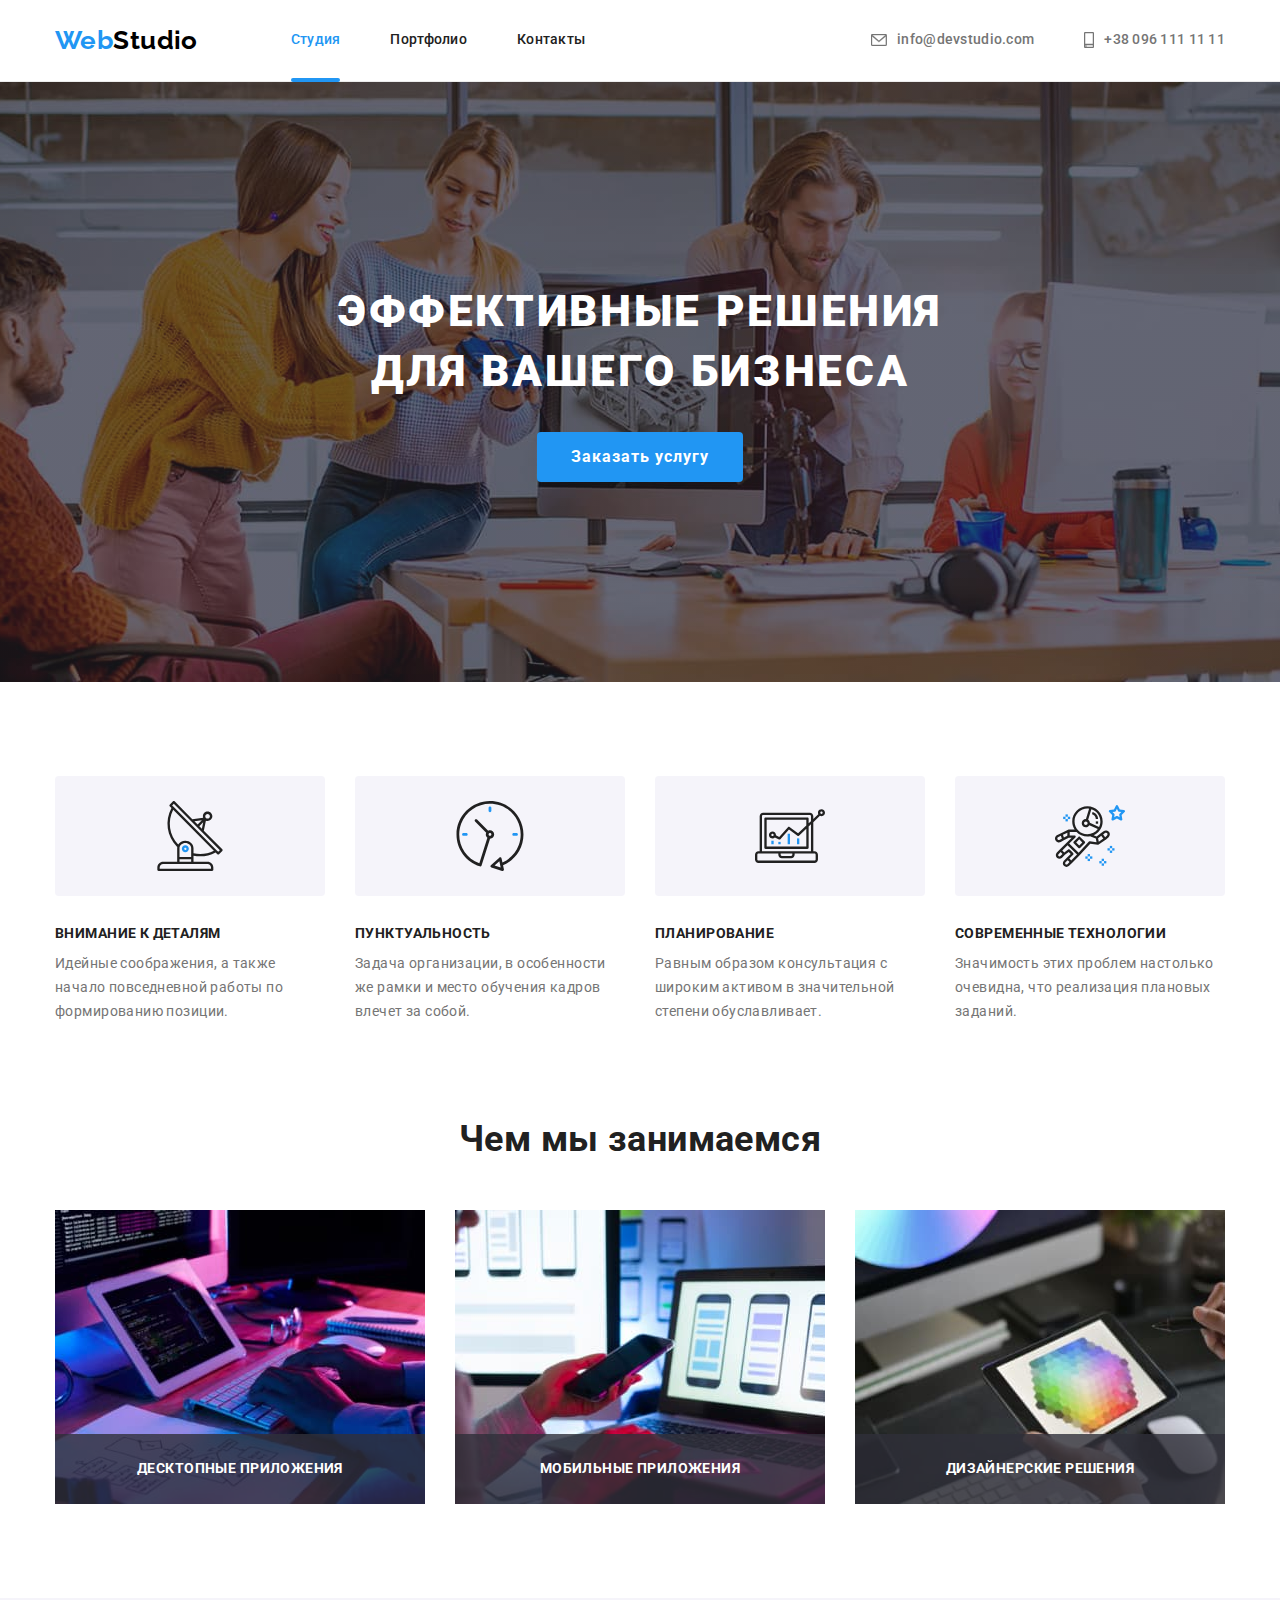
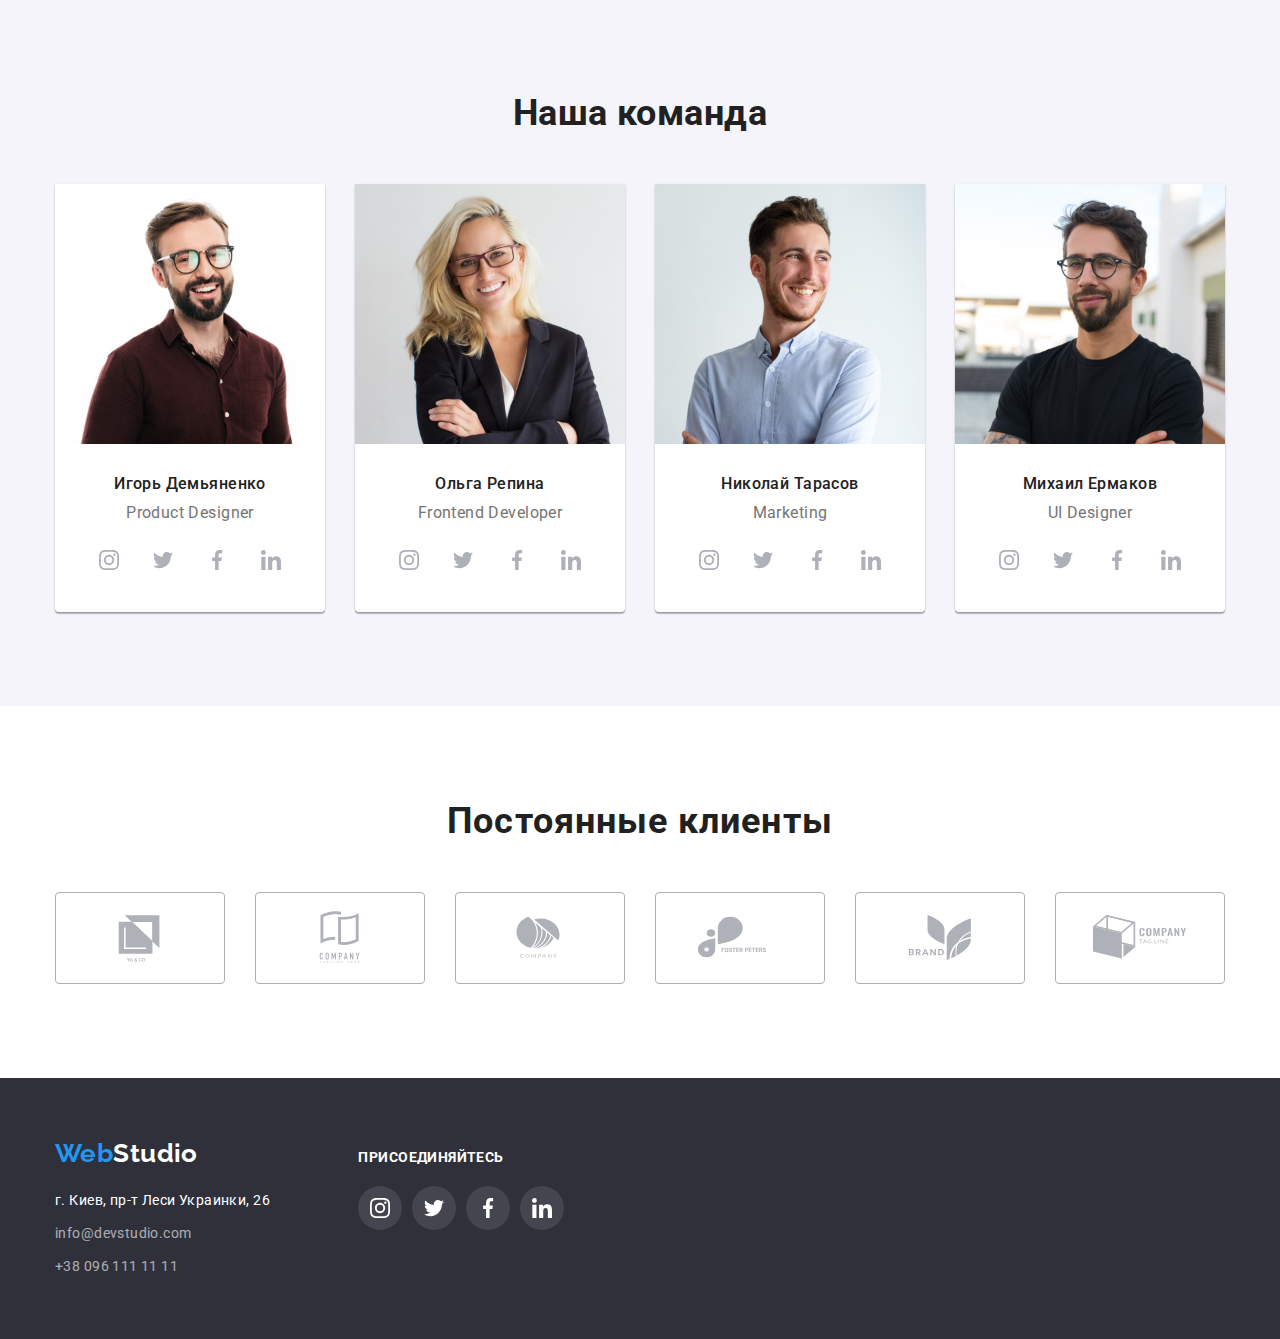
<file: index.html>
<!DOCTYPE html>
<html lang="ru">
  <head>
    <meta charset="UTF-8" />
    <meta http-equiv="X-UA-Compatible" content="IE=edge" />
    <meta name="viewport" content="width=device-width, initial-scale=1.0" />
    <title>WebStudio</title>
    <link
      rel="stylesheet"
      href="https://cdnjs.cloudflare.com/ajax/libs/modern-normalize/1.0.0/modern-normalize.min.css"
    />
    <link rel="preconnect" href="https://fonts.gstatic.com" />
    <link
      href="https://fonts.googleapis.com/css2?family=Raleway:wght@700&family=Roboto:wght@400;500;700;900&display=swap"
      rel="stylesheet"
    />
    <link rel="stylesheet" href="./css/styles.css" />
  </head>
  <body>
    <header class="header">
      <div class="container">
        <nav class="nav">
          <a class="header-logo link" href="./index.html"><span class="logo-color header">Web</span>Studio</a>
          <ul class="nav-menu">
            <li class="menu-item"><a class="link current" href="./index.html">Студия</a></li>
            <li class="menu-item"><a class="link" href="./portfolio.html">Портфолио</a></li>
            <li class="menu-item"><a class="link" href="">Контакты</a></li>
          </ul>
        </nav>

        <ul class="contact-menu">
          <li class="menu-item">
            <a class="link contact-link" href="mailto:info@devstudio.com">
              <svg class="contact-icons-svg" width="16" height="12">
                <use href="./images/icons/sprite.svg#icon-mail"></use>
              </svg>
              info@devstudio.com
            </a>
          </li>
          <li class="menu-item">
            <a class="link contact-link" href="tel:+380961111111">
              <svg class="contact-icons-svg" width="10" height="16">
                <use href="./images/icons/sprite.svg#icon-phone"></use>
              </svg>
              +38 096 111 11 11
            </a>
          </li>
        </ul>
      </div>
    </header>

    <main class="main">
      <section class="hero">
        <div class="container">
          <h1 class="hero-title">Эффективные решения<br />для вашего бизнеса</h1>
          <button class="hero-btn" type="button" data-modal-open>Заказать услугу</button>
        </div>

        <div class="backdrop is-hidden" data-modal>
          <div class="modal">
            <button class="modal-button" type="button" data-modal-close>
              <svg class="modal-button-svg">
                <use href="./images/icons/sprite.svg#icon-close"></use>
              </svg>
            </button>
          </div>
        </div>
      </section>

      <section class="features section">
        <div class="container">
          <h2 class="visually-hidden">Особенности</h2>
          <ul class="list">
            <li class="item features-item">
              <h3 class="features-subtitle">Внимание к деталям</h3>
              <p class="features-text">
                Идейные соображения, а также начало повседневной работы по формированию позиции.
              </p>
            </li>
            <li class="item features-item">
              <h3 class="features-subtitle">Пунктуальность</h3>
              <p class="features-text">
                Задача организации, в особенности же рамки и место обучения кадров влечет за собой.
              </p>
            </li>
            <li class="item features-item">
              <h3 class="features-subtitle">Планирование</h3>
              <p class="features-text">
                Равным образом консультация с широким активом в значительной степени обуславливает.
              </p>
            </li>
            <li class="item features-item">
              <h3 class="features-subtitle">Современные технологии</h3>
              <p class="features-text">Значимость этих проблем настолько очевидна, что реализация плановых заданий.</p>
            </li>
          </ul>
        </div>
      </section>

      <section class="working section">
        <div class="container">
          <h2 class="working-title">Чем мы занимаемся</h2>
          <ul class="list">
            <li class="item working-item">
              <div class="working-thumb">
                <img src="./images/studio/working-1.jpg" width="370" alt="десктопные приложения" />
                <div class="working-thumb-text">
                  <p class="working-text">Десктопные приложения</p>
                </div>
              </div>
            </li>
            <li class="item working-item">
              <div class="working-thumb">
                <img src="./images/studio/working-2.jpg" width="370" alt="мобильные приложения" />
                <div class="working-thumb-text">
                  <p class="working-text">Мобильные приложения</p>
                </div>
              </div>
            </li>
            <li class="item working-item">
              <div class="working-thumb">
                <img src="./images/studio/working-3.jpg" width="370" alt="дизайнерские решения" />
                <div class="working-thumb-text">
                  <p class="working-text">Дизайнерские решения</p>
                </div>
              </div>
            </li>
          </ul>
        </div>
      </section>

      <section class="team section">
        <div class="container">
          <h2 class="team-title">Наша команда</h2>
          <ul class="list">
            <li class="item team-item">
              <img src="./images/studio/igor-demyanenko.jpg" width="270" alt="Игорь Демьяненко" />
              <div class="team-cards">
                <h3 class="team-subtitle">Игорь Демьяненко</h3>
                <p class="team-text" lang="en">Product Designer</p>
                <ul class="social-icons">
                  <li class="social-icons-item">
                    <a href="" class="social-icons-link" target="_blank" rel="noopener noreferrer">
                      <svg class="social-icons-svg">
                        <use href="./images/icons/sprite.svg#icon-instagram"></use>
                      </svg>
                    </a>
                  </li>
                  <li class="social-icons-item">
                    <a href="" class="social-icons-link" target="_blank" rel="noopener noreferrer">
                      <svg class="social-icons-svg">
                        <use href="./images/icons/sprite.svg#icon-twitter"></use>
                      </svg>
                    </a>
                  </li>
                  <li class="social-icons-item">
                    <a href="" class="social-icons-link" target="_blank" rel="noopener noreferrer">
                      <svg class="social-icons-svg">
                        <use href="./images/icons/sprite.svg#icon-facebook"></use>
                      </svg>
                    </a>
                  </li>
                  <li class="social-icons-item">
                    <a href="" class="social-icons-link" target="_blank" rel="noopener noreferrer">
                      <svg class="social-icons-svg">
                        <use href="./images/icons/sprite.svg#icon-linkedin"></use>
                      </svg>
                    </a>
                  </li>
                </ul>
              </div>
            </li>
            <li class="item team-item">
              <img src="./images/studio/olga-repina.jpg" width="270" alt="Ольга Репина" />
              <div class="team-cards">
                <h3 class="team-subtitle">Ольга Репина</h3>
                <p class="team-text" lang="en">Frontend Developer</p>
                <ul class="social-icons">
                  <li class="social-icons-item">
                    <a href="" class="social-icons-link" target="_blank" rel="noopener noreferrer">
                      <svg class="social-icons-svg">
                        <use href="./images/icons/sprite.svg#icon-instagram"></use>
                      </svg>
                    </a>
                  </li>
                  <li class="social-icons-item">
                    <a href="" class="social-icons-link" target="_blank" rel="noopener noreferrer">
                      <svg class="social-icons-svg">
                        <use href="./images/icons/sprite.svg#icon-twitter"></use>
                      </svg>
                    </a>
                  </li>
                  <li class="social-icons-item">
                    <a href="" class="social-icons-link" target="_blank" rel="noopener noreferrer">
                      <svg class="social-icons-svg">
                        <use href="./images/icons/sprite.svg#icon-facebook"></use>
                      </svg>
                    </a>
                  </li>
                  <li class="social-icons-item">
                    <a href="" class="social-icons-link" target="_blank" rel="noopener noreferrer">
                      <svg class="social-icons-svg">
                        <use href="./images/icons/sprite.svg#icon-linkedin"></use>
                      </svg>
                    </a>
                  </li>
                </ul>
              </div>
            </li>
            <li class="item team-item">
              <img src="./images/studio/nikolay-tarasov.jpg" width="270" alt="Николай Тарасов" />
              <div class="team-cards">
                <h3 class="team-subtitle">Николай Тарасов</h3>
                <p class="team-text" lang="en">Marketing</p>
                <ul class="social-icons">
                  <li class="social-icons-item">
                    <a href="" class="social-icons-link" target="_blank" rel="noopener noreferrer">
                      <svg class="social-icons-svg">
                        <use href="./images/icons/sprite.svg#icon-instagram"></use>
                      </svg>
                    </a>
                  </li>
                  <li class="social-icons-item">
                    <a href="" class="social-icons-link" target="_blank" rel="noopener noreferrer">
                      <svg class="social-icons-svg">
                        <use href="./images/icons/sprite.svg#icon-twitter"></use>
                      </svg>
                    </a>
                  </li>
                  <li class="social-icons-item">
                    <a href="" class="social-icons-link" target="_blank" rel="noopener noreferrer">
                      <svg class="social-icons-svg">
                        <use href="./images/icons/sprite.svg#icon-facebook"></use>
                      </svg>
                    </a>
                  </li>
                  <li class="social-icons-item">
                    <a href="" class="social-icons-link" target="_blank" rel="noopener noreferrer">
                      <svg class="social-icons-svg">
                        <use href="./images/icons/sprite.svg#icon-linkedin"></use>
                      </svg>
                    </a>
                  </li>
                </ul>
              </div>
            </li>
            <li class="item team-item">
              <img src="./images/studio/mikhail-yermakov.jpg" width="270" alt="Михаил Ермаков" />
              <div class="team-cards">
                <h3 class="team-subtitle">Михаил Ермаков</h3>
                <p class="team-text" lang="en">UI Designer</p>
                <ul class="social-icons">
                  <li class="social-icons-item">
                    <a href="" class="social-icons-link" target="_blank" rel="noopener noreferrer">
                      <svg class="social-icons-svg">
                        <use href="./images/icons/sprite.svg#icon-instagram"></use>
                      </svg>
                    </a>
                  </li>
                  <li class="social-icons-item">
                    <a href="" class="social-icons-link" target="_blank" rel="noopener noreferrer">
                      <svg class="social-icons-svg">
                        <use href="./images/icons/sprite.svg#icon-twitter"></use>
                      </svg>
                    </a>
                  </li>
                  <li class="social-icons-item">
                    <a href="" class="social-icons-link" target="_blank" rel="noopener noreferrer">
                      <svg class="social-icons-svg">
                        <use href="./images/icons/sprite.svg#icon-facebook"></use>
                      </svg>
                    </a>
                  </li>
                  <li class="social-icons-item">
                    <a href="" class="social-icons-link" target="_blank" rel="noopener noreferrer">
                      <svg class="social-icons-svg">
                        <use href="./images/icons/sprite.svg#icon-linkedin"></use>
                      </svg>
                    </a>
                  </li>
                </ul>
              </div>
            </li>
          </ul>
        </div>
      </section>

      <section class="client section">
        <div class="container">
          <h2 class="client-title">Постоянные клиенты</h2>
          <ul class="client-icons">
            <li class="client-icons-item">
              <a href="" class="client-icons-link">
                <svg class="client-icons-svg">
                  <use href="./images/icons/sprite.svg#icon-yaco"></use>
                </svg>
              </a>
            </li>
            <li class="client-icons-item">
              <a href="" class="client-icons-link">
                <svg class="client-icons-svg">
                  <use href="./images/icons/sprite.svg#icon-tegline-here"></use>
                </svg>
              </a>
            </li>
            <li class="client-icons-item">
              <a href="" class="client-icons-link">
                <svg class="client-icons-svg">
                  <use href="./images/icons/sprite.svg#icon-company"></use>
                </svg>
              </a>
            </li>
            <li class="client-icons-item">
              <a href="" class="client-icons-link">
                <svg class="client-icons-svg">
                  <use href="./images/icons/sprite.svg#icon-foster"></use>
                </svg>
              </a>
            </li>
            <li class="client-icons-item">
              <a href="" class="client-icons-link">
                <svg class="client-icons-svg">
                  <use href="./images/icons/sprite.svg#icon-brend"></use>
                </svg>
              </a>
            </li>
            <li class="client-icons-item">
              <a href="" class="client-icons-link">
                <svg class="client-icons-svg">
                  <use href="./images/icons/sprite.svg#icon-teg-line"></use>
                </svg>
              </a>
            </li>
          </ul>
        </div>
      </section>
    </main>

    <footer class="footer">
      <div class="container">
        <div class="footer-contact-block">
          <a class="footer-logo link" href="./index.html"><span class="logo-color footer">Web</span>Studio</a>
          <address>
            <ul class="footer-contacts">
              <li class="contacts-item">
                <a class="link" href="https://goo.gl/maps/YKfrbPaqu9JPs9dHA" target="_blank" rel="noopener noreferrer">
                  г. Киев, пр-т Леси Украинки, 26
                </a>
              </li>
              <li class="contacts-item">
                <a class="link" href="mailto:info@devstudio.com">info@devstudio.com</a>
              </li>
              <li class="contacts-item">
                <a class="link" href="tel:+380961111111">+38 096 111 11 11</a>
              </li>
            </ul>
          </address>
        </div>
        <div class="footer-social-icons">
          <h2 class="footer-title">присоединяйтесь</h2>
          <ul class="social-icons">
            <li class="social-icons-item">
              <a href="" class="social-icons-link" target="_blank" rel="noopener noreferrer">
                <svg class="social-icons-svg">
                  <use href="./images/icons/sprite.svg#icon-instagram"></use>
                </svg>
              </a>
            </li>
            <li class="social-icons-item">
              <a href="" class="social-icons-link" target="_blank" rel="noopener noreferrer">
                <svg class="social-icons-svg">
                  <use href="./images/icons/sprite.svg#icon-twitter"></use>
                </svg>
              </a>
            </li>
            <li class="social-icons-item">
              <a href="" class="social-icons-link" target="_blank" rel="noopener noreferrer">
                <svg class="social-icons-svg">
                  <use href="./images/icons/sprite.svg#icon-facebook"></use>
                </svg>
              </a>
            </li>
            <li class="social-icons-item">
              <a href="" class="social-icons-link" target="_blank" rel="noopener noreferrer">
                <svg class="social-icons-svg">
                  <use href="./images/icons/sprite.svg#icon-linkedin"></use>
                </svg>
              </a>
            </li>
          </ul>
        </div>
      </div>
    </footer>

    <script src="./js/modal.js"></script>
  </body>
</html>
</file>
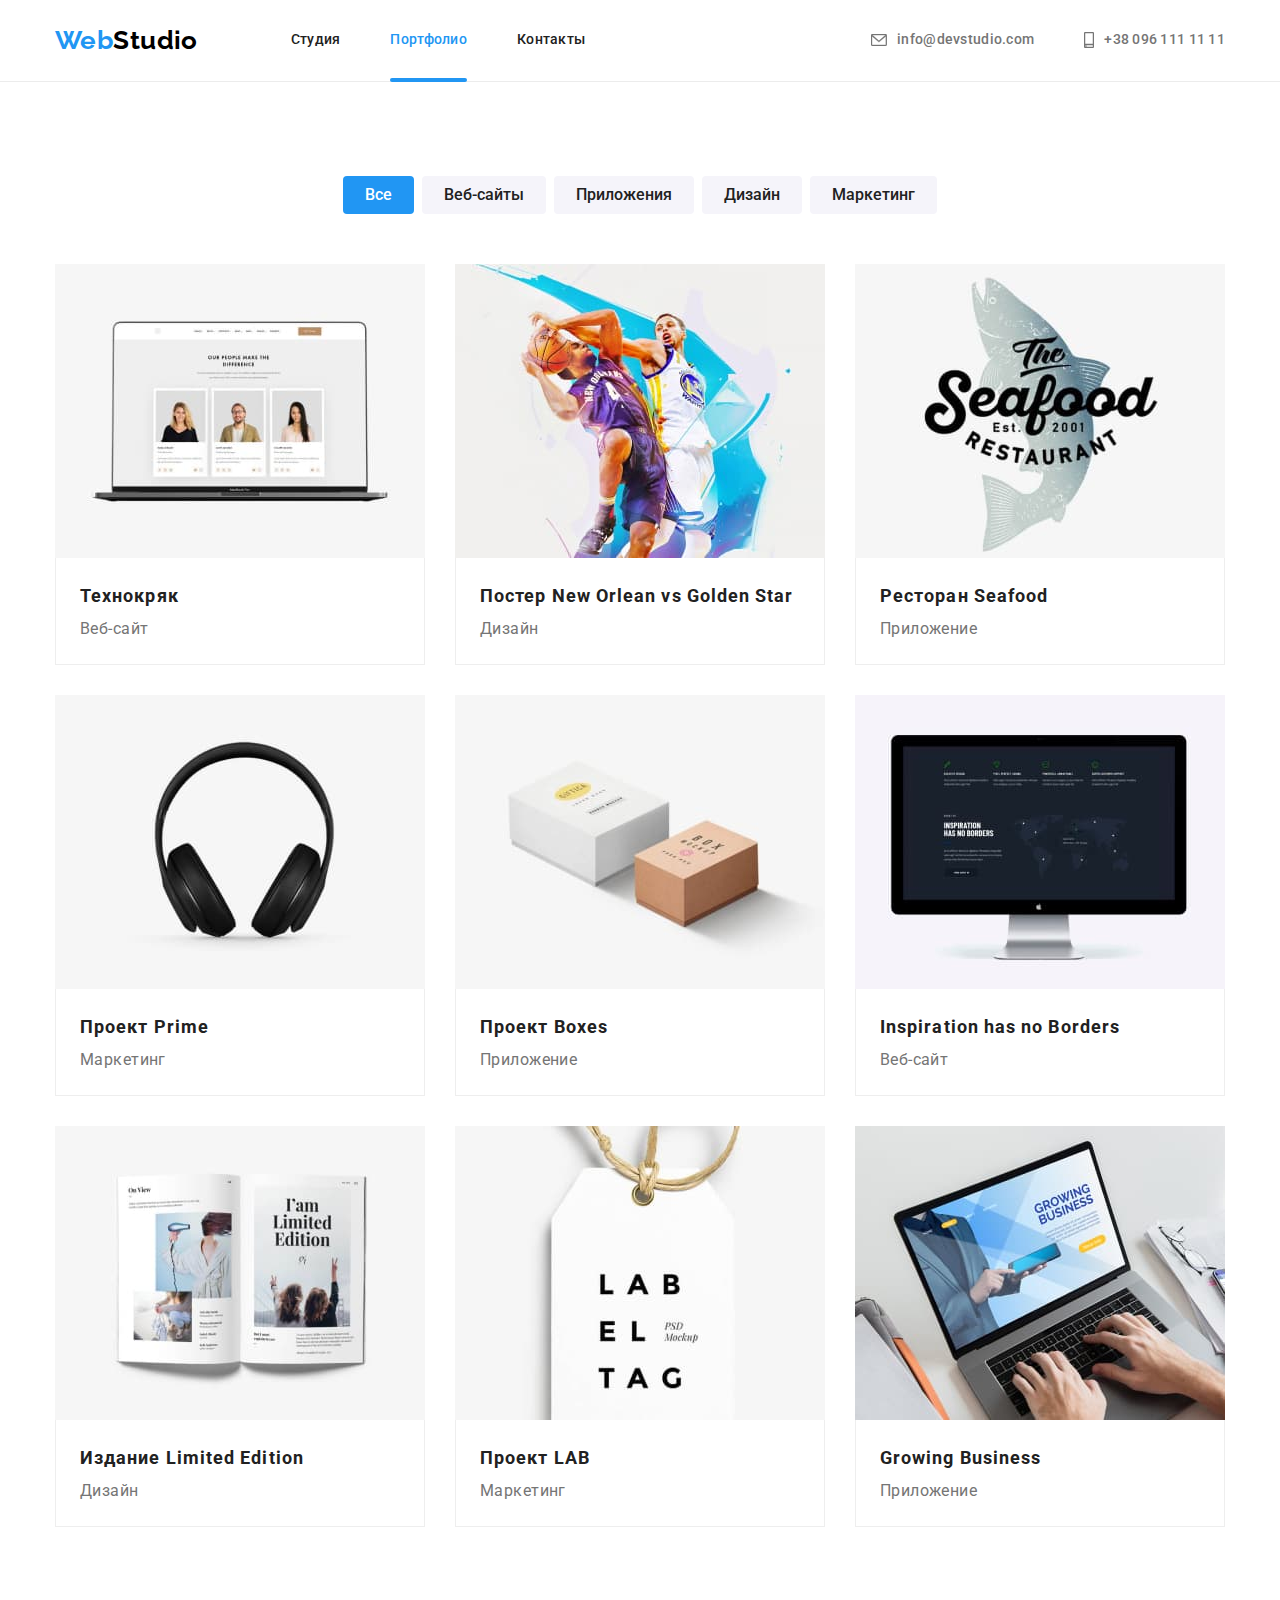
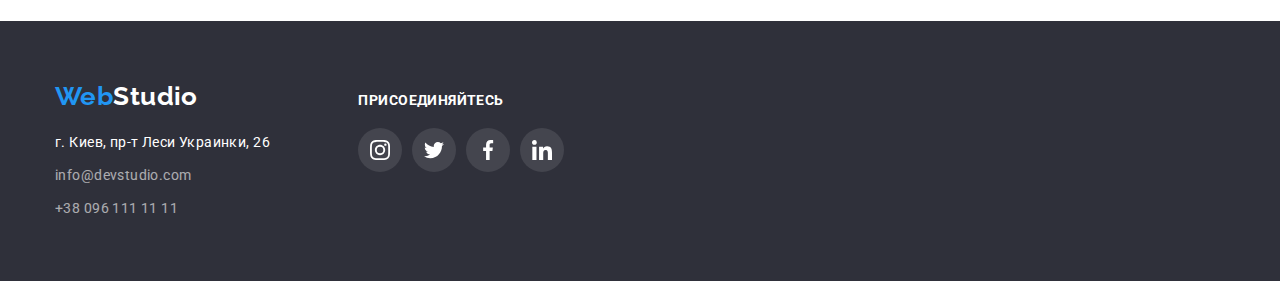
<file: portfolio.html>
<!DOCTYPE html>
<html lang="ru">
  <head>
    <meta charset="UTF-8" />
    <meta http-equiv="X-UA-Compatible" content="IE=edge" />
    <meta name="viewport" content="width=device-width, initial-scale=1.0" />
    <title>Портфолио</title>
    <link
      rel="stylesheet"
      href="https://cdnjs.cloudflare.com/ajax/libs/modern-normalize/1.0.0/modern-normalize.min.css"
    />
    <link rel="preconnect" href="https://fonts.gstatic.com" />
    <link
      href="https://fonts.googleapis.com/css2?family=Raleway:wght@700&family=Roboto:wght@400;500;700;900&display=swap"
      rel="stylesheet"
    />
    <link rel="stylesheet" href="./css/styles.css" />
  </head>
  <body>
    <header class="header">
      <div class="container">
        <nav class="nav">
          <a class="header-logo link" href="./index.html"><span class="logo-color header">Web</span>Studio</a>
          <ul class="nav-menu">
            <li class="menu-item"><a class="link" href="./index.html">Студия</a></li>
            <li class="menu-item"><a class="link current" href="./portfolio.html">Портфолио</a></li>
            <li class="menu-item"><a class="link" href="">Контакты</a></li>
          </ul>
        </nav>

        <ul class="contact-menu">
          <li class="menu-item">
            <a class="link contact-link" href="mailto:info@devstudio.com">
              <svg class="contact-icons-svg" width="16" height="12">
                <use href="./images/icons/sprite.svg#icon-mail"></use>
              </svg>
              info@devstudio.com
            </a>
          </li>
          <li class="menu-item">
            <a class="link contact-link" href="tel:+380961111111">
              <svg class="contact-icons-svg" width="10" height="16">
                <use href="./images/icons/sprite.svg#icon-phone"></use>
              </svg>
              +38 096 111 11 11
            </a>
          </li>
        </ul>
      </div>
    </header>

    <main class="main">
      <section class="portfolio section">
        <div class="container">
          <h1 class="visually-hidden">Портфолио. Фильтры проектов</h1>
          <ul class="button-list">
            <li class="button-item"><button class="filters-btn all" type="button">Все</button></li>
            <li class="button-item"><button class="filters-btn" type="button">Веб-сайты</button></li>
            <li class="button-item"><button class="filters-btn" type="button">Приложения</button></li>
            <li class="button-item"><button class="filters-btn" type="button">Дизайн</button></li>
            <li class="button-item"><button class="filters-btn" type="button">Маркетинг</button></li>
          </ul>

          <ul class="list">
            <li class="item portfolio-item">
              <a class="portfolio-card-link" href="">
                <div class="portfolio-thumb">
                  <img src="./images/portfolio/1-technokryak.jpg" width="370" height="294" alt="страница веб-сайта" />
                  <div class="portfolio-overlay">
                    <p class="portfolio-overlay-text">
                      Технокряк это современная площадка распространения коронавируса. Компании используют эту платформу
                      для цифрового шпионажа и атак на защищённые сервера конкурентов.
                    </p>
                  </div>
                </div>
                <div class="project-cards">
                  <h3 class="project-subtitle">Технокряк</h3>
                  <p class="project-text">Веб-сайт</p>
                </div>
              </a>
            </li>
            <li class="item portfolio-item">
              <a class="portfolio-card-link" href="">
                <div class="portfolio-thumb">
                  <img src="./images/portfolio/2-poster.jpg" width="370" height="294" alt="постер с волейболистами" />
                  <div class="portfolio-overlay">
                    <p class="portfolio-overlay-text">
                      Технокряк это современная площадка распространения коронавируса. Компании используют эту платформу
                      для цифрового шпионажа и атак на защищённые сервера конкурентов.
                    </p>
                  </div>
                </div>
                <div class="project-cards">
                  <h3 class="project-subtitle">Постер New Orlean vs Golden Star</h3>
                  <p class="project-text">Дизайн</p>
                </div>
              </a>
            </li>
            <li class="item portfolio-item">
              <a class="portfolio-card-link" href="">
                <div class="portfolio-thumb">
                  <img src="./images/portfolio/3-restaurant.jpg" width="370" height="294" alt="логотип ресторана" />
                  <div class="portfolio-overlay">
                    <p class="portfolio-overlay-text">
                      Технокряк это современная площадка распространения коронавируса. Компании используют эту платформу
                      для цифрового шпионажа и атак на защищённые сервера конкурентов.
                    </p>
                  </div>
                </div>
                <div class="project-cards">
                  <h3 class="project-subtitle">Ресторан Seafood</h3>
                  <p class="project-text">Приложение</p>
                </div>
              </a>
            </li>
            <li class="item portfolio-item">
              <a class="portfolio-card-link" href="">
                <div class="portfolio-thumb">
                  <img src="./images/portfolio/4-project-prime.jpg" width="370" height="294" alt="наушники" />
                  <div class="portfolio-overlay">
                    <p class="portfolio-overlay-text">
                      Технокряк это современная площадка распространения коронавируса. Компании используют эту платформу
                      для цифрового шпионажа и атак на защищённые сервера конкурентов.
                    </p>
                  </div>
                </div>
                <div class="project-cards">
                  <h3 class="project-subtitle">Проект Prime</h3>
                  <p class="project-text">Маркетинг</p>
                </div>
              </a>
            </li>
            <li class="item portfolio-item">
              <a class="portfolio-card-link" href="">
                <div class="portfolio-thumb">
                  <img src="./images/portfolio/5-project-boxes.jpg" width="370" height="294" alt="две коробки" />
                  <div class="portfolio-overlay">
                    <p class="portfolio-overlay-text">
                      Технокряк это современная площадка распространения коронавируса. Компании используют эту платформу
                      для цифрового шпионажа и атак на защищённые сервера конкурентов.
                    </p>
                  </div>
                </div>
                <div class="project-cards">
                  <h3 class="project-subtitle">Проект Boxes</h3>
                  <p class="project-text">Приложение</p>
                </div>
              </a>
            </li>
            <li class="item portfolio-item">
              <a class="portfolio-card-link" href="">
                <div class="portfolio-thumb">
                  <img
                    src="./images/portfolio/6-inspiration-has-no-borders.jpg"
                    width="370"
                    height="294"
                    alt="страница сайта"
                  />
                  <div class="portfolio-overlay">
                    <p class="portfolio-overlay-text">
                      Технокряк это современная площадка распространения коронавируса. Компании используют эту платформу
                      для цифрового шпионажа и атак на защищённые сервера конкурентов.
                    </p>
                  </div>
                </div>
                <div class="project-cards">
                  <h3 class="project-subtitle">Inspiration has no Borders</h3>
                  <p class="project-text">Веб-сайт</p>
                </div>
              </a>
            </li>
            <li class="item portfolio-item">
              <a class="portfolio-card-link" href="">
                <div class="portfolio-thumb">
                  <img
                    src="./images/portfolio/7-limited-edition.jpg"
                    width="370"
                    height="294"
                    alt="развернутая книга"
                  />
                  <div class="portfolio-overlay">
                    <p class="portfolio-overlay-text">
                      Технокряк это современная площадка распространения коронавируса. Компании используют эту платформу
                      для цифрового шпионажа и атак на защищённые сервера конкурентов.
                    </p>
                  </div>
                </div>
                <div class="project-cards">
                  <h3 class="project-subtitle">Издание Limited Edition</h3>
                  <p class="project-text">Дизайн</p>
                </div>
              </a>
            </li>
            <li class="item portfolio-item">
              <a class="portfolio-card-link" href="">
                <div class="portfolio-thumb">
                  <img src="./images/portfolio/8-project-lab.jpg" width="370" height="294" alt="карточка проекта" />
                  <div class="portfolio-overlay">
                    <p class="portfolio-overlay-text">
                      Технокряк это современная площадка распространения коронавируса. Компании используют эту платформу
                      для цифрового шпионажа и атак на защищённые сервера конкурентов.
                    </p>
                  </div>
                </div>
                <div class="project-cards">
                  <h3 class="project-subtitle">Проект LAB</h3>
                  <p class="project-text">Маркетинг</p>
                </div>
              </a>
            </li>
            <li class="item portfolio-item">
              <a class="portfolio-card-link" href="">
                <div class="portfolio-thumb">
                  <img
                    src="./images/portfolio/9-growing-business.jpg"
                    width="370"
                    height="294"
                    alt="работа за ноутбуком"
                  />
                  <div class="portfolio-overlay">
                    <p class="portfolio-overlay-text">
                      Технокряк это современная площадка распространения коронавируса. Компании используют эту платформу
                      для цифрового шпионажа и атак на защищённые сервера конкурентов.
                    </p>
                  </div>
                </div>
                <div class="project-cards">
                  <h3 class="project-subtitle">Growing Business</h3>
                  <p class="project-text">Приложение</p>
                </div>
              </a>
            </li>
          </ul>
        </div>
      </section>
    </main>
    <footer class="footer">
      <div class="container">
        <div class="footer-contact-block">
          <a class="footer-logo link" href="./index.html"><span class="logo-color footer">Web</span>Studio</a>
          <address>
            <ul class="footer-contacts">
              <li class="contacts-item">
                <a class="link" href="https://goo.gl/maps/YKfrbPaqu9JPs9dHA" target="_blank" rel="noopener noreferrer">
                  г. Киев, пр-т Леси Украинки, 26
                </a>
              </li>
              <li class="contacts-item">
                <a class="link" href="mailto:info@devstudio.com">info@devstudio.com</a>
              </li>
              <li class="contacts-item">
                <a class="link" href="tel:+380961111111">+38 096 111 11 11</a>
              </li>
            </ul>
          </address>
        </div>
        <div class="footer-social-icons">
          <h2 class="footer-title">присоединяйтесь</h2>
          <ul class="social-icons">
            <li class="social-icons-item">
              <a href="" class="social-icons-link" target="_blank" rel="noopener noreferrer">
                <svg class="social-icons-svg">
                  <use href="./images/icons/sprite.svg#icon-instagram"></use>
                </svg>
              </a>
            </li>
            <li class="social-icons-item">
              <a href="" class="social-icons-link" target="_blank" rel="noopener noreferrer">
                <svg class="social-icons-svg">
                  <use href="./images/icons/sprite.svg#icon-twitter"></use>
                </svg>
              </a>
            </li>
            <li class="social-icons-item">
              <a href="" class="social-icons-link" target="_blank" rel="noopener noreferrer">
                <svg class="social-icons-svg">
                  <use href="./images/icons/sprite.svg#icon-facebook"></use>
                </svg>
              </a>
            </li>
            <li class="social-icons-item">
              <a href="" class="social-icons-link" target="_blank" rel="noopener noreferrer">
                <svg class="social-icons-svg">
                  <use href="./images/icons/sprite.svg#icon-linkedin"></use>
                </svg>
              </a>
            </li>
          </ul>
        </div>
      </div>
    </footer>
  </body>
</html>
</file>
<file: css/styles.css>
:root {
  --primary-background-color: #ffffff;
  --secondary-background-color: #2f303a;
  --accent-background-color: #f5f4fa;
  --primary-text-color: #212121;
  --secondary-text-color: #757575;
  --accent-text-color: #ffffff;
  --accent-color: #2196f3;
  --secondary-accent-color: #000000;
  --icons-color: #AFB1B8;
  --duration: 250ms;
  --timing-function: cubic-bezier(0.4, 0, 0.2, 1);
}

html {
  box-sizing: border-box;
}

*,
*::before,
*::after {
  box-sizing: inherit;
}

body {
  background-color: var(--primary-background-color);
  color: var(--primary-text-color);
  font-family: Roboto; sans-serif;
  font-size: 14px;
  letter-spacing: 0.03em;
}

h1, h2, h3, p, ul {
  margin: 0;
  padding: 0;
  list-style: none;
}

.container {
  width: 1200px;
  padding: 0 15px;
  margin: 0 auto;
}
img {
  display: block;
  max-width: 100%;
  height: auto;
}
.section {
  padding: 94px 0;
}
.list {
  display: flex;
  flex-wrap: wrap;
  margin-left: -30px;
  margin-top: -30px;
}
.item {
  margin-left: 30px;
  margin-top: 30px;
}

/* Скрытые заголовки студия + портфолио */
.visually-hidden {
  position: absolute !important;
  clip: rect(1px 1px 1px 1px);
  clip: rect(1px, 1px, 1px, 1px);
  padding: 0 !important;
  border: 0 !important;
  height: 1px !important;
  width: 1px !important;
  overflow: hidden;
}

/* WebStudio */

/* header */
.header {
  border-bottom: 1px solid #ECECEC;
}

.header .container {
  display: flex;
}
.nav,
.nav-menu,
.contact-menu {
  display: inline-flex;
  align-items: center;
}
.menu-item:not(:last-child) {
  margin-right: 50px;
}
.contact-menu {
  margin-left: auto;
}
.contact-link {
  display: flex;
  align-items: center;
 }
.contact-icons-svg {
  fill: var(--secondary-text-color);
  margin-right: 10px;
  stroke: currentColor;
}

.header-logo {
  color: var(--secondary-accent-color);
  font-family: Raleway;
  font-weight: 700;
  font-size: 26px;
  line-height: 1.19;
  margin-right: 93px;
  padding: 25px 0px;
}
.logo-color.header {
  color: var(--accent-color);
  border: none;
}
.nav-menu .link {
  color: var(--primary-text-color);
}
.contact-menu .link {
  color: var(--secondary-text-color);
}
.nav-menu .link,
.contact-menu .link {
  display: inline-flex;
  padding: 32px 0;
  font-weight: 500;
  line-height: 1.14;
  letter-spacing: 0.02em; 
}

/* section hero */
.hero {
  background-color: var(--secondary-background-color);
  text-align: center;
  padding-top: 200px;
  padding-bottom: 200px;

  height: 600px;
  max-width: 1600px;
  margin-left: auto;
  margin-right: auto;
  background-image: linear-gradient(
    to right,
    rgba(47, 48, 58, 0.4),
    rgba(47, 48, 58, 0.4)
  ),
  url(../images/studio/img-overlay.jpg);
  background-repeat: no-repeat;
  background-position: center;
  background-size: cover;
}
.hero-title {
  color: var(--accent-text-color);
  font-weight: 900;
  font-size: 44px;
  line-height: 1.36;
  letter-spacing: 0.06em;
  text-transform: uppercase;
  margin-bottom: 30px;
}
.hero-btn {
  background-color: var(--accent-color);
  color: var(--accent-text-color);
  font-weight: 700;
  font-size: 16px;
  line-height: 1.87;
  align-items: center;
  letter-spacing: 0.06em;
  cursor: pointer;
  border-radius: 4px;
  padding: 10px 34px;
  min-width: 200px;
  border: none;

  transform: scale(1);

  transition-property: transform;
  transition-duration: 150ms;
  transition-timing-function: var(--timing-function);
}

.hero-btn:active {
  transform: scale(0.9);
}

/* section features */
.features-item {
  flex-basis: calc((100% - 4 * 30px) / 4);
}
.features-item::before {
  display: block;
  content: "";
  width: 270px;
  height: 120px; 
  background-color: var(--accent-background-color);
  border-radius: 4px;
  margin-bottom: 30px;
  background-repeat: no-repeat;
  background-size: auto;
  background-position: center;
}
.features-item:nth-child(1)::before {
  background-image: url(../images/icons/antenna.svg);
}
.features-item:nth-child(2)::before {
  background-image: url(../images/icons/clock.svg);
}
.features-item:nth-child(3)::before {
  background-image: url(../images/icons/diagram.svg);
}
.features-item:nth-child(4)::before {
  background-image: url(../images/icons/astronaut.svg);
}

.features-subtitle {
  font-weight: 700;
  font-size: 14px;
  line-height: 1.14;
  text-transform: uppercase;
  margin-bottom: 10px;
}
.features-text {
  color: var(--secondary-text-color);
  line-height: 1.71;  
}

/* working */
.working {
  padding-top: 0;
}
.working-item {
  flex-basis: calc((100% - 3 * 30px) / 3);
}
.working-title {
  font-size: 36px;
  line-height: 1.17;
  text-align: center;
  margin-bottom: 50px;
}

.working-thumb {
  position: relative;
}

.working-thumb-text {
  position: absolute;
  bottom: 0;

  width: 100%;
  height: 70px;

  display: flex;
  align-items: center;
  justify-content: center;

  background: rgba(47, 48, 58, 0.8);
}

.working-text {
  font-weight: 700;
  line-height: 1.14;
  text-transform: uppercase;

  color:var(--accent-text-color);
}


/* team */
.team {
  background-color: var(--accent-background-color);
  text-align: center;
}
.team-title {
  font-weight: 700;
  font-size: 36px;
  line-height: 1.17;
  margin-bottom: 50px;
}
.team-item {
  flex-basis: calc((100% - 4 * 30px) / 4);
  box-shadow: 0px 1px 3px rgba(0, 0, 0, 0.12), 0px 1px 1px rgba(0, 0, 0, 0.14), 0px 2px 1px rgba(0, 0, 0, 0.2);
  border-radius: 0px 0px 4px 4px;
  background-color: var(--primary-background-color);
}

.team-cards {
  padding: 30px 0px;
}
.team-subtitle {
  font-weight: 500;
  font-size: 16px;
  line-height: 1.19;
  margin-bottom: 10px;
}
.team-text {
  color: var(--secondary-text-color);
  font-size: 16px;
  line-height: 1.19;
  margin-bottom: 16px;
}
.social-icons {
  display: inline-flex;
}
.social-icons-item:not(:last-child) {
  margin-right: 10px;
}
.social-icons-link {
  display:flex;
  justify-content: center;
  align-items: center;
  width: 44px;
  height: 44px;
  border-radius: 50%;
  background-color: var(--primary-background-color);

  transition-property: background-color;
  transition-duration: var(--duration);
  transition-timing-function: var(--timing-function);
}

.social-icons-link:hover, 
.social-icons-link:focus {
  background-color: var(--accent-color);
} 
.social-icons-svg {
  width: 20px;
  height: 20px;
  fill: var(--icons-color);

  transition-property: fill;
  transition-duration: var(--duration);
  transition-timing-function: var(--timing-function);
}

.social-icons-link:hover .social-icons-svg,
.social-icons-link:focus .social-icons-svg {
  fill: var(--accent-text-color);
}

/* clients */
.client-title {
  font-weight: 700;
  font-size: 36px;
  line-height: 1.17;
  text-align: center;
  letter-spacing: 0.03em;
  margin-bottom: 50px;
}
.client-icons {
  display: inline-flex;
}
.client-icons-item:not(:last-child) {
  margin-right: 30px;
}

.client-icons-link {
  display: flex;
  justify-content: center;
  align-items: center;
  width: 170px;
  height: 92px;
  border: 1px solid var(--icons-color);
  border-radius: 4px;
  
  transition-property: border-color;
  transition-duration: var(--duration);
  transition-timing-function: var(--timing-function);
}

.client-icons-svg {
  width: 106px;
  height: 60px;
  fill: var(--icons-color);

  transition-property: fill;
  transition-duration: var(--duration);
  transition-timing-function: var(--timing-function);
}

.client-icons-link:hover,
.client-icons-link:focus {
  border-color: var(--accent-color);
}
.client-icons-link:hover .client-icons-svg ,
.client-icons-link:focus .client-icons-svg {
  fill: var(--accent-color);
}


/* footer */
.footer {
  background-color: var(--secondary-background-color);
  padding-top: 60px;
  padding-bottom: 60px;
}
.footer-contact-block,
.footer-social-icons {
  display: inline-flex;
  width: 270px;
  flex-wrap: wrap;
}
.footer-contact-block {
  margin-right: 30px;
}

.footer-logo {
  color: var(--accent-text-color);
  font-family: Raleway;
  font-weight: 700;
  font-size: 26px;
  line-height: 1.19;
}
.logo-color.footer {
  color: var(--accent-color);
  padding: 0;
}
.footer-contacts .link {
  color: var(--accent-text-color);
  font-style: normal;
  font-size: 14px;
  line-height: 1.71;
  display: inline-block;
}
.contacts-item:not(:first-child) {
  opacity: 0.6;
  margin-top: 9px;
}
.link {
  text-decoration: none;
}
.footer-logo.link {
  display: inline-block;
  margin-bottom: 20px;
}

.footer-title {
  font-size: 14px;
  font-weight: 700;
  line-height: 1.14;
  letter-spacing: 0.03em;
  text-transform: uppercase;
  color: var(--accent-text-color);
  margin-bottom: 20px;
}
.social-icons-link {
  background: rgba(255, 255, 255, 0.1);
}
.social-icons-link:not(:last-child) {
 margin-right: 10px;
}
.footer-social-icons .social-icons-svg {
  fill: var(--accent-text-color);  
}


/* ховер и фокус к ссылкам хедера и футера */
.link {
  transition-property: color;
  transition-duration: var(--duration);
  transition-timing-function: var(--timing-function);
}

.link:hover,
.link:focus {
  color: var(--accent-color);
}

/* подсвечивание текущей страницы */
.link.current {
  color: var(--accent-color);
}

.menu-item {
  position: relative;
}

.link.current::after  {
  content: "";
  position: absolute;
  left: 0;
  bottom: -1.5px;
  display: block;
  width: 100%;
  height: 4px;
  background: var(--accent-color);
  border-radius: 2px;
}


/* PORTFOLIO */

/* button */
.button-list {
  display: flex;
  justify-content: center;
  margin-bottom: 50px;
}
.button-item:not(:last-child) {
  margin-right: 8px;
}
.filters-btn {
  background-color: var(--accent-background-color);
  color: var(--primary-text-color);
  font-weight: 500;
  font-size: 16px;
  line-height: 1.62;
  text-align: center; 
  cursor: pointer;
  border-radius: 4px;
  border: none;
  padding: 6px 22px;
  
  transition-property: background-color, color, box-shadow;
  transition-duration: var(--duration);
  transition-timing-function: var(--timing-function);
}

.filters-btn.all{
  background-color: var(--accent-color);
  color: var(--accent-text-color);
}
.filters-btn:hover,
.filters-btn:focus {
  background-color: var(--accent-color);
  color: var(--accent-text-color);
  box-shadow: 0px 3px 1px rgba(0, 0, 0, 0.1), 0px 1px 2px rgba(0, 0, 0, 0.08), 0px 2px 2px rgba(0, 0, 0, 0.12);
}

/* projects */
.portfolio-item {
  flex-basis: calc((100% - 3 * 30px) / 3);
}
.portfolio-card-link {
  display: block;
  text-decoration: none;

  transition-property: box-shadow;
  transition-duration: var(--duration);
  transition-timing-function: var(--timing-function);
}

.portfolio-card-link:hover,
.portfolio-card-link:focus {
  box-shadow: 0px 1px 1px rgba(0, 0, 0, 0.12), 0px 4px 4px rgba(0, 0, 0, 0.06), 1px 4px 6px rgba(0, 0, 0, 0.16);
}

.portfolio-thumb {
  position: relative;
  overflow: hidden;
}

.portfolio-overlay {
  position: absolute;
  top: 0;
  left: 0;
  width: 100%;
  height: 100%;

  padding: 63px 24px;
  background: rgba(33, 150, 243, 0.9);
  opacity: 0;

  transform: translateY(100%);

  transition-property: transform, opacity;
  transition-duration:var(--duration);
  transition-timing-function: var(--timing-function);
}

.portfolio-card-link:hover .portfolio-overlay,
.portfolio-card-link:focus .portfolio-overlay {
  transform: translateY(0);
  opacity: 1;
}

.portfolio-overlay-text {
  font-size: 18px;
  line-height: 1.56;
  color: var(--accent-text-color);
}

.project-subtitle {
  font-weight: 700;
  font-size: 18px;
  line-height: 2;
  letter-spacing: 0.06em;
  color: var(--primary-text-color);
}
.project-text {
  color: var(--secondary-text-color);
  font-size: 16px;
  line-height: 1.87;
}
.project-cards {
  border: 1px solid #EEEEEE;
  border-top: none;
  padding: 20px 24px;
}

/* Модальное окно */
.backdrop {
  position: fixed;
  top:0;
  left: 0;

  width: 100%;
  height: 100%;

  background-color: rgba(0, 0, 0, 0.2);

  z-index: 1;
  opacity: 1; 

  transition-property: opacity;
  transition-duration: var(--duration);
  transition-timing-function: var(--timing-function);
}

.backdrop.is-hidden {
  opacity: 0;
  pointer-events: none;
}

.backdrop.is-hidden .modal {
  /* visibility: hidden; */
  transform: translate(-50%, -50%) scale(1.1);
}

.modal {  
  position: absolute;
  top: 50%;
  left: 50%;
  transform: translate(-50%, -50%) scale(1);
  
  width: 528px;
  height: 581px;
  max-height: 100vh;
  box-shadow: 0px 1px 3px rgba(0, 0, 0, 0.12), 0px 1px 1px rgba(0, 0, 0, 0.14), 0px 2px 1px rgba(0, 0, 0, 0.2);
  border-radius: 4px;

  background: var(--primary-background-color);
  
  transition-property: transform;
  transition-duration: var(--duration);
  transition-timing-function: var(--timing-function);
}

.modal-button {
  position: absolute;
  top: 8px;
  right: 8px;

  width: 30px;
  height: 30px;

  background-color: var(--primary-background-color);
  border: 1px solid rgba(0, 0, 0, 0.1);
  border-radius: 50%;

  transform: scale(1)

  transition-property: transform;
  transition-duration: 150ms;
  transition-timing-function: var(--timing-function);
}
.modal-button:active {
  transform: scale(0.9);
}

.modal-button:hover .modal-button-svg,
.modal-button:focus .modal-button-svg {
  fill: var(--accent-color);
}

.modal-button-svg {
  width: 100%;
  height: 100%;
}
</file>
